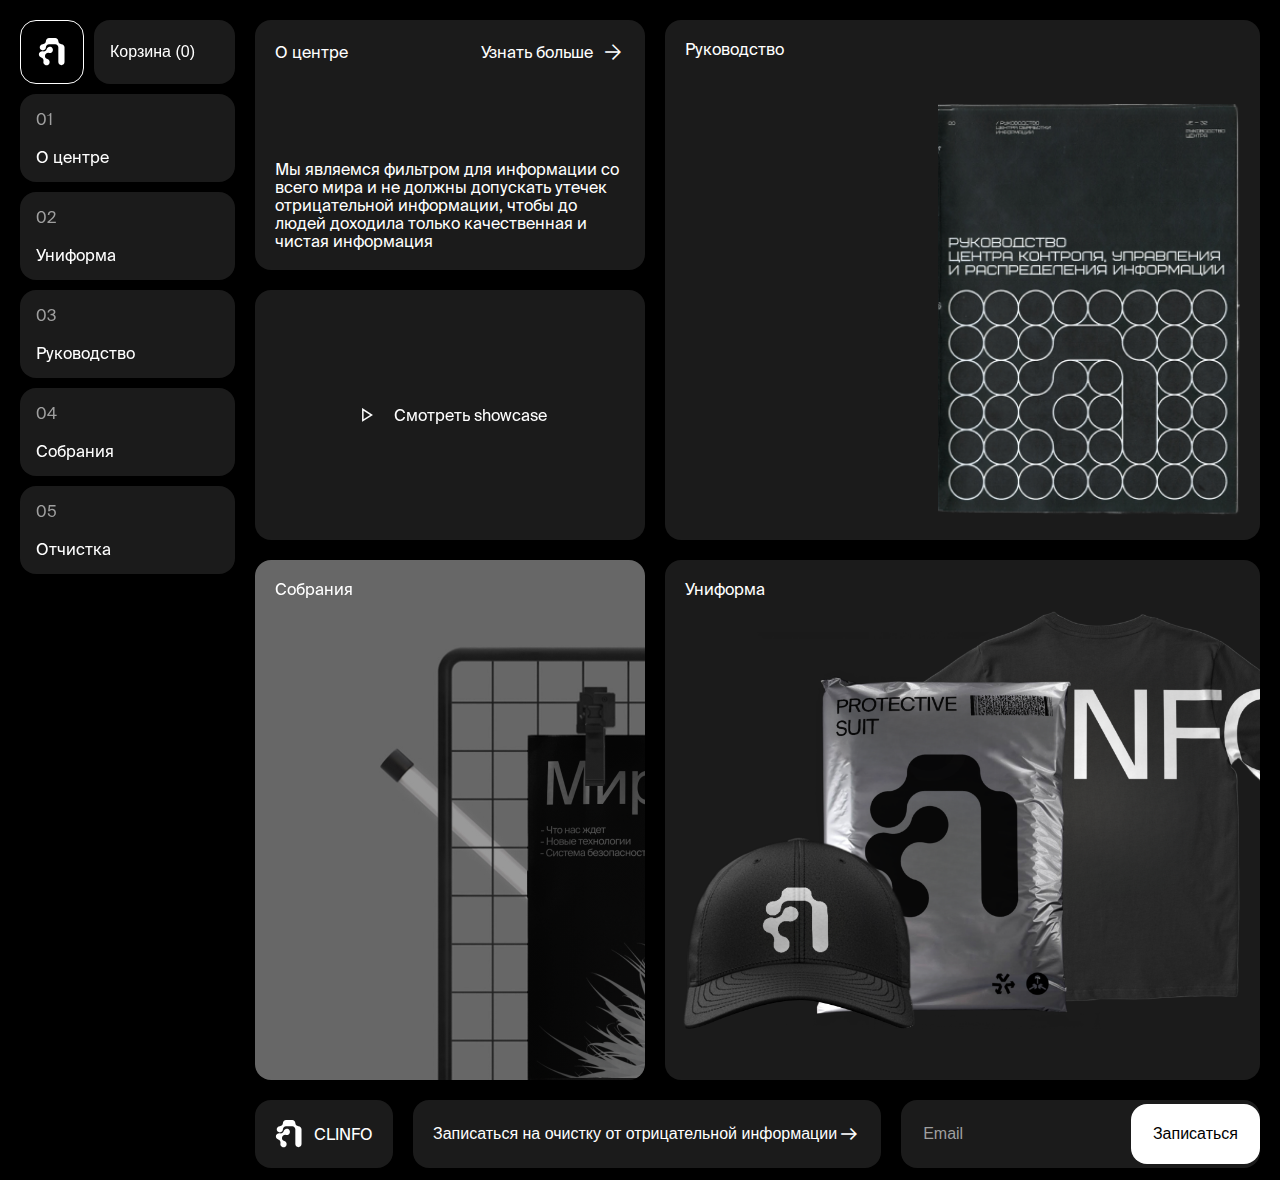
<file: index.html>
<!doctype html>
<html>
  <head>
    <link
      rel="stylesheet"
      href="https://fonts.googleapis.com/css2?family=Material+Symbols+Outlined:opsz,wght,FILL,GRAD@20..48,100..700,0..1,-50..200"
    />
    <meta charset="utf-8" />
    <meta name="viewport" content="width=device-width, initial-scale=1" />
    <link rel="stylesheet" href="css/style.css" />
    <script src="js/app.js"></script>
    <style>
      .material-symbols-outlined {
        font-variation-settings:
          "FILL" 0,
          "wght" 400,
          "GRAD" -25,
          "opsz" 48;
      }
    </style>
  </head>

  <body>
    <div class="modal-container modal-container-info" id="enroll-modal">
      <div class="modal-info">
        <h5 class="modal-info__heading">Готово, вы записались на очистку</h5>
        <span class="modal-info__text"
          >Желаете пройти процедуру сейчас или позднее?</span
        >
        <a
          class="modal-info__button now"
          target="_blank"
          rel="noopener noreferrer"
          href="https://ghuganiks.github.io/"
          >Сейчас</a
        >
        <button class="modal-info__button later">Позднее</button>
      </div>
    </div>
    <div class="modal-container modal-container-info" id="payment-modal">
      <div class="modal-info">
        <h5 class="modal-info__heading">Ваш заказ оплачен!</h5>
        <span class="modal-info__text"
          >Вы сможете забрать его на ресепшене в центре CLINFO</span
        >
        <button class="modal-info__button" id="payment-modal-close">
          Готово
        </button>
      </div>
    </div>
    <div class="modal-container modal-container-cart" id="cart-modal">
      <div class="cart modal">
        <div class="cart__header">
          <h5>Корзина</h5>
          <button class="cart__close" onclick="toggleCart();">Закрыть</button>
        </div>
        <div class="cart__items"></div>
        <div class="cart__footer">
          <div class="cart__summary">
            <span>Всего:</span
            ><span><span class="cart__total">0</span> IC</span>
          </div>
          <button onclick="pay();" class="cart__pay">Перейти к оплате</button>
          <span class="cart__description"
            >* Средства спишутся с вашего id сотрудника</span
          >
        </div>
      </div>
    </div>
    <div class="container" id="container">
      <div class="nav__container">
        <nav>
          <div class="nav__header">
            <a class="nav__logo" href="./">
              <img src="./images/logo.svg" alt="logo" />
            </a>
            <button onclick="toggleCart();" class="nav__cart" id="cart-button">
              Корзина (<span id="cart-quantity">0</span>)
            </button>
          </div>
          <ul class="nav__items">
            <li>
              <a class="nav__item" href="./about">
                <h5 class="nav__item_number">01</h5>
                О центре
              </a>
            </li>
            <li>
              <a class="nav__item" href="./merch">
                <h5 class="nav__item_number">02</h5>
                Униформа
              </a>
            </li>
            <li>
              <a class="nav__item" href="./faq">
                <h5 class="nav__item_number">03</h5>
                Руководство
              </a>
            </li>
            <li>
              <a class="nav__item" href="./meetings">
                <h5 class="nav__item_number">04</h5>
                Собрания
              </a>
            </li>
            <li>
              <a class="nav__item" href="./purging">
                <h5 class="nav__item_number">05</h5>
                Отчистка
              </a>
            </li>
          </ul>
        </nav>
        <div class="cart__container" id="cart-container">
          <div class="cart" id="cart">
            <div class="cart__header">
              <h5>Корзина</h5>
              <button class="cart__close" onclick="toggleCart();">
                Закрыть
              </button>
            </div>
            <div class="cart__items"></div>
            <div class="cart__footer">
              <div class="cart__summary">
                <span>Всего:</span
                ><span><span class="cart__total">0</span> IC</span>
              </div>
              <button onclick="pay();" class="cart__pay">
                Перейти к оплате
              </button>
              <span class="cart__description"
                >* Средства спишутся с вашего id сотрудника</span
              >
            </div>
          </div>
        </div>
      </div>
      <main>
        <div class="cards">
          <a class="card about" href="./about">
            <div class="card__header">
              <h5 class="card__heading">О центре</h5>
              <span class="card__more"
                >Узнать больше
                <span class="material-symbols-outlined">arrow_forward</span>
              </span>
            </div>
            <p>
              Мы являемся фильтром для информации со всего мира и не должны
              допускать утечек отрицательной информации, чтобы до людей доходила
              только качественная и чистая информация
            </p>
          </a>
          <a
            class="card showcase"
            href="https://youtu.be/QnTZX1u0dis"
            target="_blank"
            rel="noopener noreferrer"
          >
            <span class="material-symbols-outlined">play_arrow</span>
            Смотреть showcase
          </a>
          <a class="card faq" href="./faq">
            <div class="card__header">
              <h5 class="card__heading">Руководство</h5>
            </div>
            <image class="card__illustration faq" src="./images/faq.png" />
          </a>
          <a class="card meetings" href="./meetings">
            <div class="card__header">
              <h5 class="card__heading">Собрания</h5>
            </div>
          </a>
          <a class="card merch" href="./merch">
            <div class="card__header">
              <h5 class="card__heading">Униформа</h5>
            </div>
            <image class="card__illustration merch" src="./images/merch.png" />
          </a>
        </div>
      </main>
      <footer>
        <div class="footer__logo">
          <img src="./images/logo.svg" alt="logo" />
          CLINFO
        </div>
        <button class="footer__action">
          Записаться на очистку от отрицательной информации
          <span class="material-symbols-outlined footer__action_arrow">
            arrow_right_alt
          </span>
        </button>
        <div class="footer__input">
          <input placeholder="Email" />
          <button onclick="enroll();">Записаться</button>
        </div>
      </footer>
    </div>
  </body>
</html>
</file>
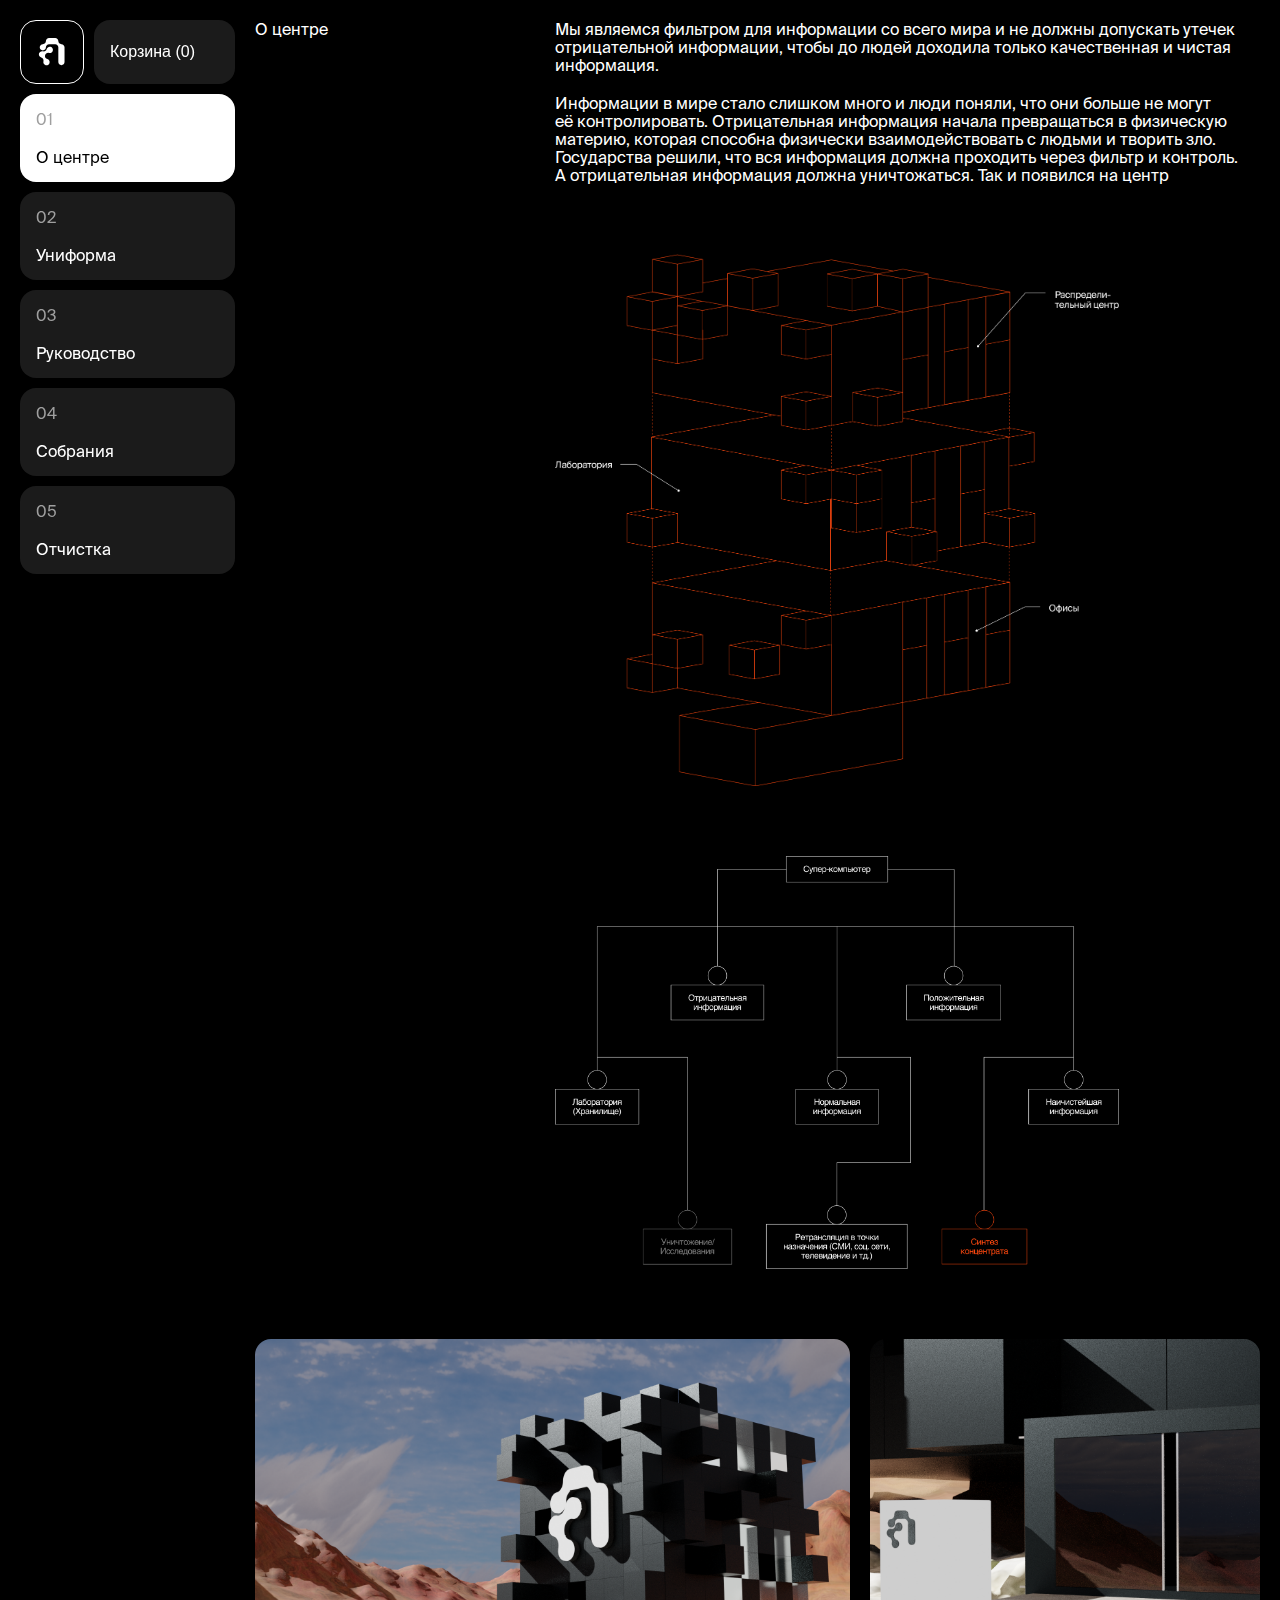
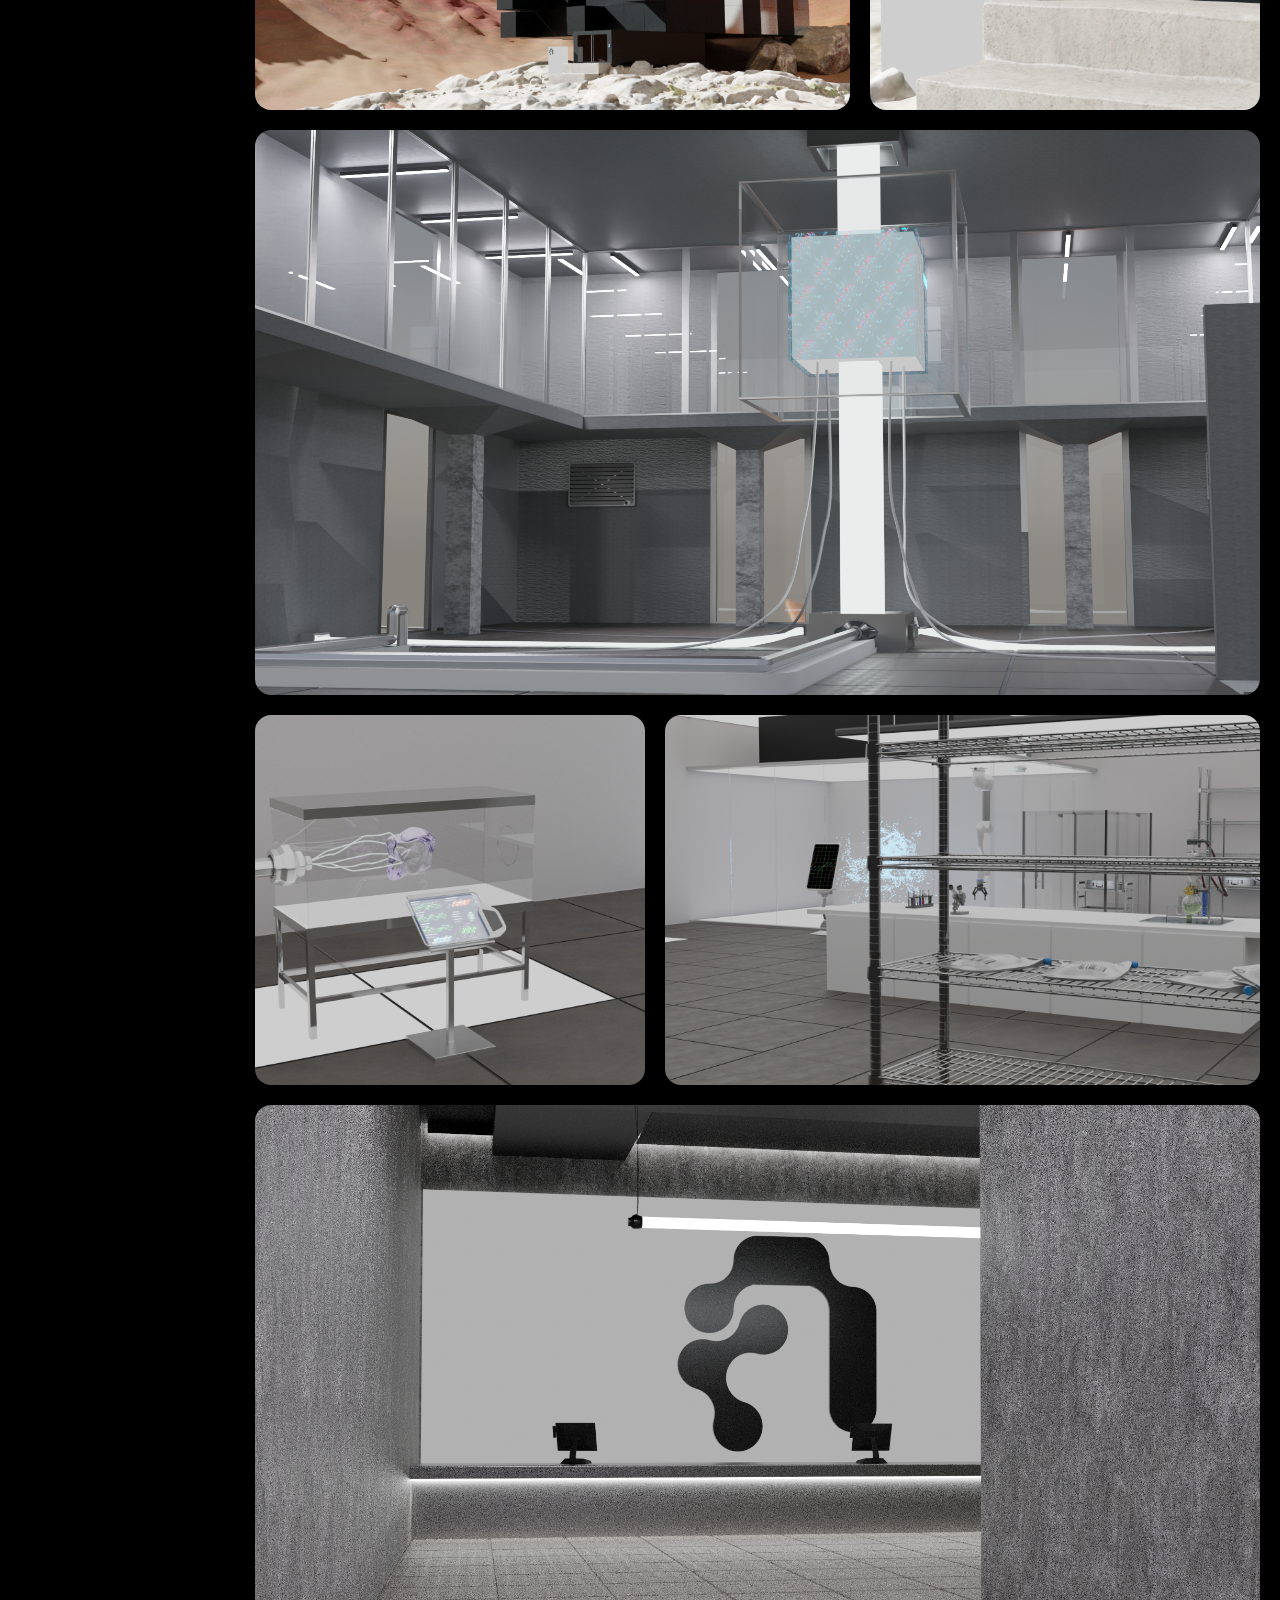
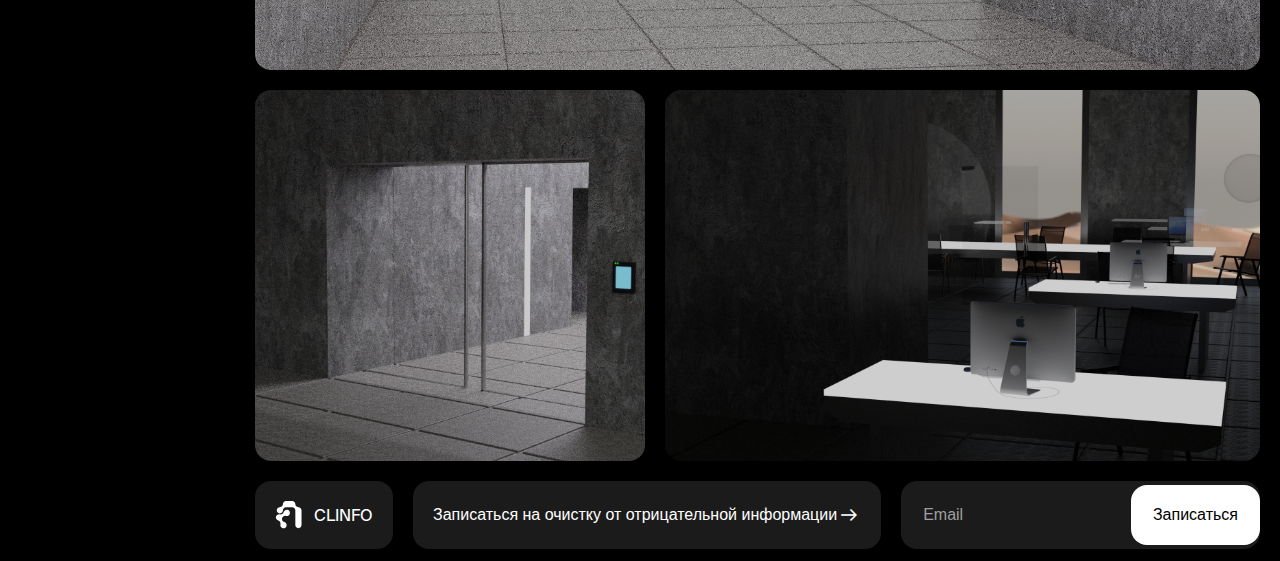
<file: about.html>
<!doctype html>
<html>
  <head>
    <link
      href="https://fonts.googleapis.com/css2?family=Material+Symbols+Outlined"
      rel="stylesheet"
    />
    <meta charset="utf-8" />
    <meta name="viewport" content="width=device-width, initial-scale=1" />
    <link rel="stylesheet" href="css/style.css" />
    <script src="js/app.js"></script>
    <style>
      .material-symbols-outlined {
        font-variation-settings:
          "FILL" 0,
          "wght" 400,
          "GRAD" -25,
          "opsz" 48;
      }
    </style>
  </head>

  <body>
    <div class="modal-container modal-container-info" id="enroll-modal">
      <div class="modal-info">
        <h5 class="modal-info__heading">Готово, вы записались на очистку</h5>
        <span class="modal-info__text"
          >Желаете пройти процедуру сейчас или позднее?</span
        >
        <a
          class="modal-info__button now"
          target="_blank"
          rel="noopener noreferrer"
          href="https://ghuganiks.github.io/"
          >Сейчас</a
        >
        <button class="modal-info__button later">Позднее</button>
      </div>
    </div>
    <div class="modal-container modal-container-info" id="payment-modal">
      <div class="modal-info">
        <h5 class="modal-info__heading">Ваш заказ оплачен!</h5>
        <span class="modal-info__text"
          >Вы сможете забрать его на ресепшене в центре CLINFO</span
        >
        <button class="modal-info__button" id="payment-modal-close">
          Готово
        </button>
      </div>
    </div>
    <div class="modal-container modal-container-cart" id="cart-modal">
      <div class="cart modal">
        <div class="cart__header">
          <h5>Корзина</h5>
          <button class="cart__close" onclick="toggleCart();">Закрыть</button>
        </div>
        <div class="cart__items"></div>
        <div class="cart__footer">
          <div class="cart__summary">
            <span>Всего:</span
            ><span><span class="cart__total">0</span> IC</span>
          </div>
          <button onclick="pay();" class="cart__pay">Перейти к оплате</button>
          <span class="cart__description"
            >* Средства спишутся с вашего id сотрудника</span
          >
        </div>
      </div>
    </div>
    <div class="container" id="container">
      <div class="nav__container">
        <nav>
          <div class="nav__header">
            <a class="nav__logo" href="./">
              <img src="./images/logo.svg" alt="logo" />
            </a>
            <button onclick="toggleCart();" class="nav__cart" id="cart-button">
              Корзина (<span id="cart-quantity">0</span>)
            </button>
          </div>
          <ul class="nav__items">
            <li>
              <a class="nav__item active" href="./about">
                <h5 class="nav__item_number">01</h5>
                О центре
              </a>
            </li>
            <li>
              <a class="nav__item" href="./merch">
                <h5 class="nav__item_number">02</h5>
                Униформа
              </a>
            </li>
            <li>
              <a class="nav__item" href="./faq">
                <h5 class="nav__item_number">03</h5>
                Руководство
              </a>
            </li>
            <li>
              <a class="nav__item" href="./meetings">
                <h5 class="nav__item_number">04</h5>
                Собрания
              </a>
            </li>
            <li>
              <a class="nav__item" href="./purging">
                <h5 class="nav__item_number">05</h5>
                Отчистка
              </a>
            </li>
          </ul>
        </nav>
        <div class="cart__container" id="cart-container">
          <div class="cart" id="cart">
            <div class="cart__header">
              <h5>Корзина</h5>
              <button class="cart__close" onclick="toggleCart();">
                Закрыть
              </button>
            </div>
            <div class="cart__items"></div>
            <div class="cart__footer">
              <div class="cart__summary">
                <span>Всего:</span
                ><span><span class="cart__total">0</span> IC</span>
              </div>
              <button onclick="pay();" class="cart__pay">
                Перейти к оплате
              </button>
              <span class="cart__description"
                >* Средства спишутся с вашего id сотрудника</span
              >
            </div>
          </div>
        </div>
      </div>
      <main>
        <div class="article__container">
          <h1 class="article__heading">О центре</h1>
          <section>
            <p>
              Мы являемся фильтром для информации со всего мира и не должны
              допускать утечек отрицательной информации, чтобы до людей доходила
              только качественная и чистая информация.
            </p>
            <p>
              Информации в мире стало слишком много и люди поняли,
              что они больше не могут её контролировать. Отрицательная
              информация начала превращаться в физическую материю, которая
              способна физически взаимодействовать с людьми и творить зло.
              Государства решили, что вся информация должна проходить
              через фильтр и контроль. А отрицательная информация должна
              уничтожаться. Так и появился на центр
            </p>
            <img
              class="about__building-plan"
              src="./images/about_building.png"
              alt="Building plan"
            />
            <img
              class="about__schema"
              src="./images/about_schema.png"
              alt="schema"
            />
          </section>
        </div>
        <div class="gallery">
          <img
            class="gallery__item gallery__item-1"
            src="./images/gallery/1.png"
            alt=""
          />
          <img
            class="gallery__item gallery__item-2"
            src="./images/gallery/2.png"
            alt=""
          />
          <img
            class="gallery__item gallery__item-3"
            src="./images/gallery/3.png"
            alt=""
          />
          <img
            class="gallery__item gallery__item-4"
            src="./images/gallery/4.png"
            alt=""
          />
          <img
            class="gallery__item gallery__item-5"
            src="./images/gallery/5.png"
            alt=""
          />
          <img
            class="gallery__item gallery__item-6"
            src="./images/gallery/6.png"
            alt=""
          />
          <img
            class="gallery__item gallery__item-7"
            src="./images/gallery/7.png"
            alt=""
          />
          <img
            class="gallery__item gallery__item-8"
            src="./images/gallery/8.png"
            alt=""
          />
        </div>
      </main>
      <footer>
        <div class="footer__logo">
          <img src="./images/logo.svg" alt="logo" />
          CLINFO
        </div>
        <button class="footer__action">
          Записаться на очистку от отрицательной информации
          <span class="material-symbols-outlined footer__action_arrow">
            arrow_right_alt
          </span>
        </button>
        <div class="footer__input">
          <input placeholder="Email" />
          <button onclick="enroll();">Записаться</button>
        </div>
      </footer>
    </div>
  </body>
</html>
</file>
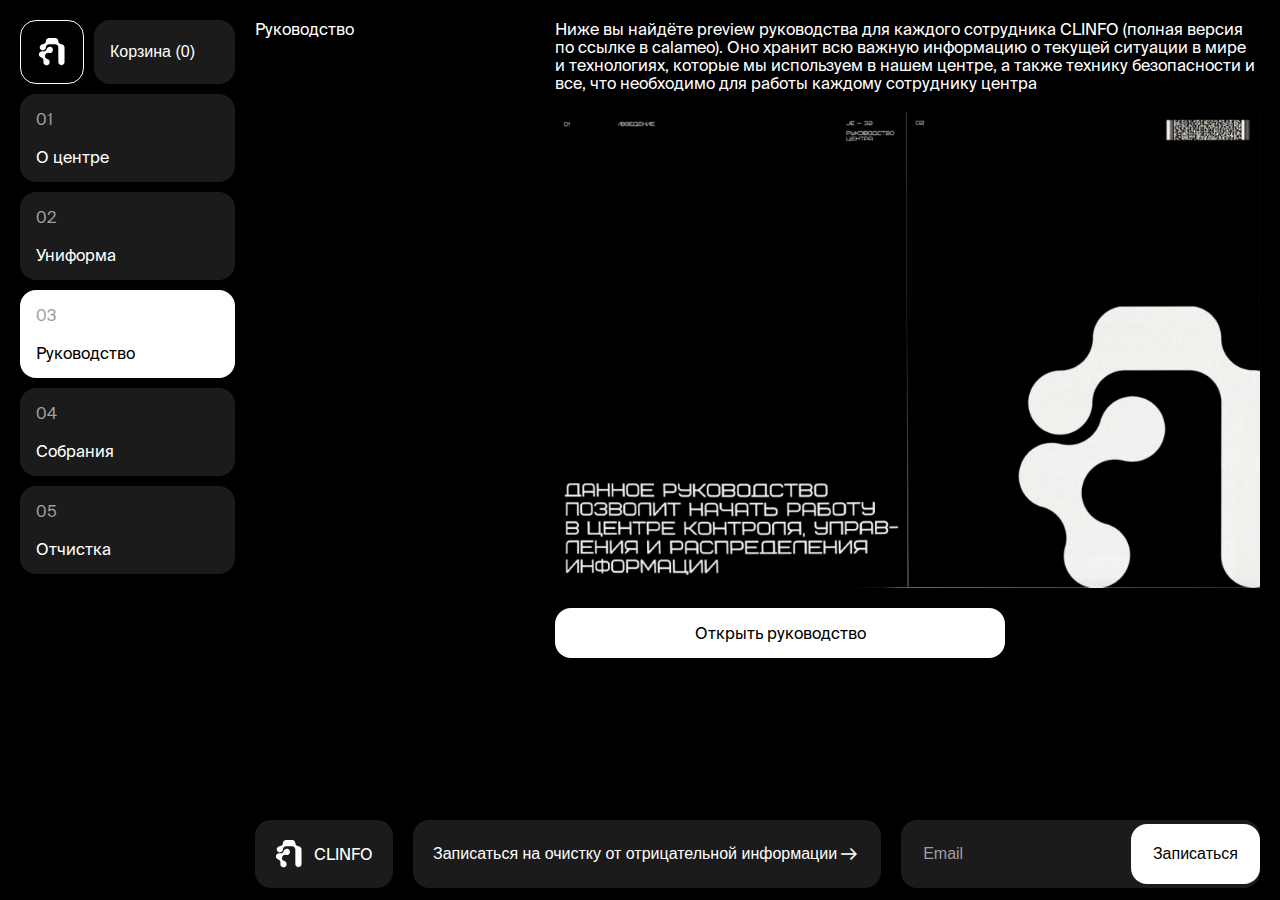
<file: faq.html>
<!doctype html>
<html>
  <head>
    <link
      rel="stylesheet"
      href="https://fonts.googleapis.com/css2?family=Material+Symbols+Outlined:opsz,wght,FILL,GRAD@20..48,100..700,0..1,-50..200"
    />
    <meta charset="utf-8" />
    <meta name="viewport" content="width=device-width, initial-scale=1" />
    <link rel="stylesheet" href="css/style.css" />
    <script src="js/app.js"></script>
    <style>
      .material-symbols-outlined {
        font-variation-settings:
          "FILL" 0,
          "wght" 400,
          "GRAD" -25,
          "opsz" 48;
      }
    </style>
  </head>

  <body>
    <div class="modal-container modal-container-info" id="enroll-modal">
      <div class="modal-info">
        <h5 class="modal-info__heading">Готово, вы записались на очистку</h5>
        <span class="modal-info__text"
          >Желаете пройти процедуру сейчас или позднее?</span
        >
        <a
          class="modal-info__button now"
          target="_blank"
          rel="noopener noreferrer"
          href="https://ghuganiks.github.io/"
          >Сейчас</a
        >
        <button class="modal-info__button later">Позднее</button>
      </div>
    </div>
    <div class="modal-container modal-container-info" id="payment-modal">
      <div class="modal-info">
        <h5 class="modal-info__heading">Ваш заказ оплачен!</h5>
        <span class="modal-info__text"
          >Вы сможете забрать его на ресепшене в центре CLINFO</span
        >
        <button class="modal-info__button" id="payment-modal-close">
          Готово
        </button>
      </div>
    </div>
    <div class="modal-container modal-container-cart" id="cart-modal">
      <div class="cart modal">
        <div class="cart__header">
          <h5>Корзина</h5>
          <button class="cart__close" onclick="toggleCart();">Закрыть</button>
        </div>
        <div class="cart__items"></div>
        <div class="cart__footer">
          <div class="cart__summary">
            <span>Всего:</span
            ><span><span class="cart__total">0</span> IC</span>
          </div>
          <button onclick="pay();" class="cart__pay">Перейти к оплате</button>
          <span class="cart__description"
            >* Средства спишутся с вашего id сотрудника</span
          >
        </div>
      </div>
    </div>
    <div class="container" id="container">
      <div class="nav__container">
        <nav>
          <div class="nav__header">
            <a class="nav__logo" href="./">
              <img src="./images/logo.svg" alt="logo" />
            </a>
            <button onclick="toggleCart();" class="nav__cart" id="cart-button">
              Корзина (<span id="cart-quantity">0</span>)
            </button>
          </div>
          <ul class="nav__items">
            <li>
              <a class="nav__item" href="./about">
                <h5 class="nav__item_number">01</h5>
                О центре
              </a>
            </li>
            <li>
              <a class="nav__item" href="./merch">
                <h5 class="nav__item_number">02</h5>
                Униформа
              </a>
            </li>
            <li>
              <a class="nav__item active" href="./faq">
                <h5 class="nav__item_number">03</h5>
                Руководство
              </a>
            </li>
            <li>
              <a class="nav__item" href="./meetings">
                <h5 class="nav__item_number">04</h5>
                Собрания
              </a>
            </li>
            <li>
              <a class="nav__item" href="./purging">
                <h5 class="nav__item_number">05</h5>
                Отчистка
              </a>
            </li>
          </ul>
        </nav>
        <div class="cart__container" id="cart-container">
          <div class="cart" id="cart">
            <div class="cart__header">
              <h5>Корзина</h5>
              <button class="cart__close" onclick="toggleCart();">
                Закрыть
              </button>
            </div>
            <div class="cart__items"></div>
            <div class="cart__footer">
              <div class="cart__summary">
                <span>Всего:</span
                ><span><span class="cart__total">0</span> IC</span>
              </div>
              <button onclick="pay();" class="cart__pay">
                Перейти к оплате
              </button>
              <span class="cart__description"
                >* Средства спишутся с вашего id сотрудника</span
              >
            </div>
          </div>
        </div>
      </div>
      <main>
        <div class="article__container">
          <h1 class="article__heading">Руководство</h1>
          <section>
            <p>
              Ниже вы найдёте preview руководства для каждого сотрудника CLINFO
              (полная версия по ссылке в calameo). Оно хранит всю важную
              информацию о текущей ситуации в мире и технологиях, которые мы
              используем в нашем центре, а также технику безопасности и все, что
              необходимо для работы каждому сотруднику центра
            </p>
            <img
              onclick="changeBookletImage();"
              class="faq__booklet"
              id="booklet"
              src="./images/booklet/1.png"
              alt="Booklet"
            />
            <a
              class="faq__open"
              href="https://www.calameo.com/read/007630740af3f84167dba"
              target="_blank"
              rel="noopener noreferrer"
            >
              Открыть руководство
            </a>
          </section>
        </div>
      </main>
      <footer>
        <div class="footer__logo">
          <img src="./images/logo.svg" alt="logo" />
          CLINFO
        </div>
        <button class="footer__action">
          Записаться на очистку от отрицательной информации
          <span class="material-symbols-outlined footer__action_arrow">
            arrow_right_alt
          </span>
        </button>
        <div class="footer__input">
          <input placeholder="Email" />
          <button onclick="enroll();">Записаться</button>
        </div>
      </footer>
    </div>
  </body>
</html>
</file>
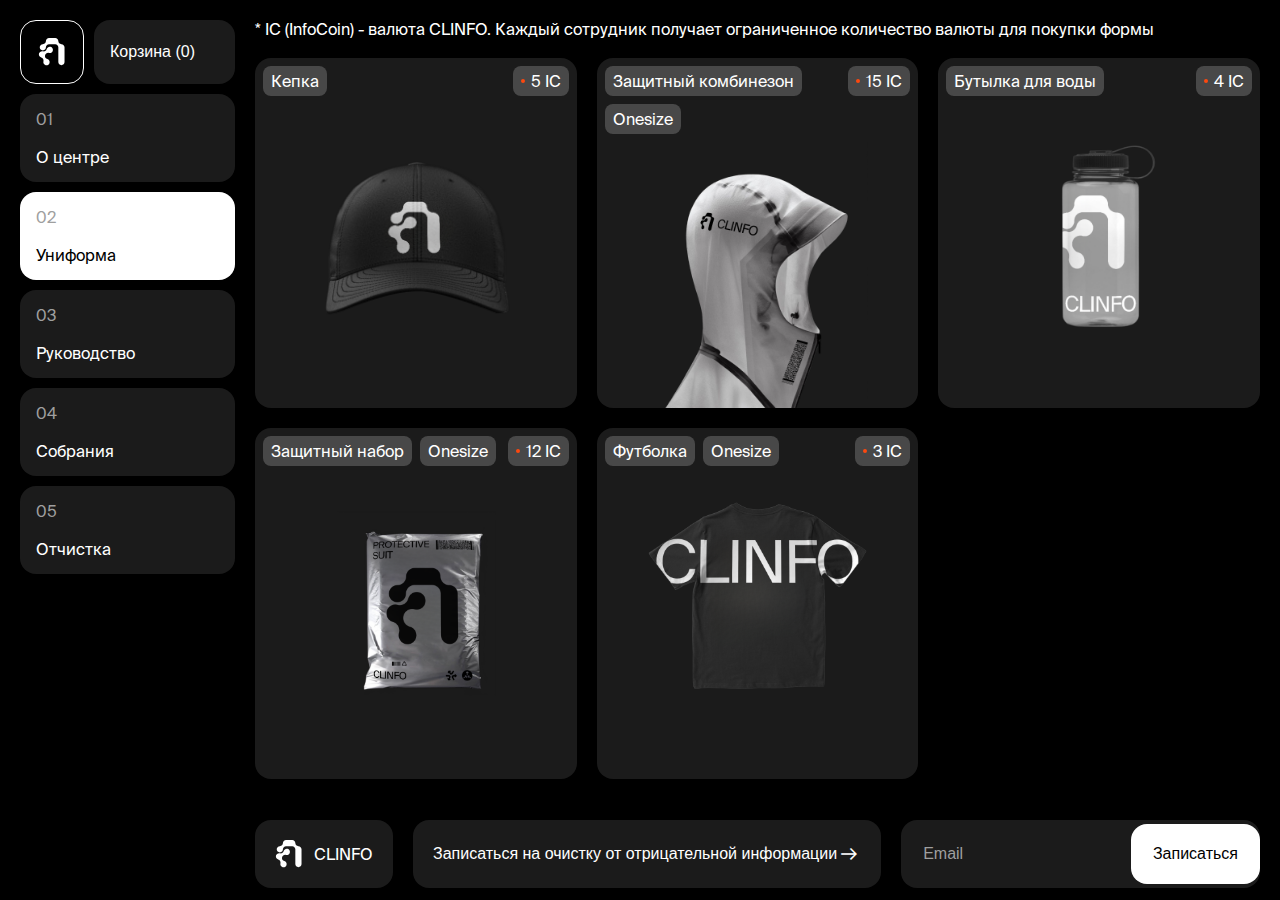
<file: merch.html>
<!doctype html>
<html>
  <head>
    <link
      rel="stylesheet"
      href="https://fonts.googleapis.com/css2?family=Material+Symbols+Outlined:opsz,wght,FILL,GRAD@20..48,100..700,0..1,-50..200"
    />
    <meta charset="utf-8" />
    <meta name="viewport" content="width=device-width, initial-scale=1" />
    <link rel="stylesheet" href="css/style.css" />
    <script src="js/app.js"></script>
    <style>
      .material-symbols-outlined {
        font-variation-settings:
          "FILL" 0,
          "wght" 400,
          "GRAD" -25,
          "opsz" 48;
      }
    </style>
  </head>

  <body>
    <div class="modal-container modal-container-info" id="enroll-modal">
      <div class="modal-info">
        <h5 class="modal-info__heading">Готово, вы записались на очистку</h5>
        <span class="modal-info__text"
          >Желаете пройти процедуру сейчас или позднее?</span
        >
        <a
          class="modal-info__button now"
          target="_blank"
          rel="noopener noreferrer"
          href="https://ghuganiks.github.io/"
          >Сейчас</a
        >
        <button class="modal-info__button later">Позднее</button>
      </div>
    </div>
    <div class="modal-container modal-container-info" id="payment-modal">
      <div class="modal-info">
        <h5 class="modal-info__heading">Ваш заказ оплачен!</h5>
        <span class="modal-info__text"
          >Вы сможете забрать его на ресепшене в центре CLINFO</span
        >
        <button class="modal-info__button" id="payment-modal-close">
          Готово
        </button>
      </div>
    </div>
    <div class="modal-container modal-container-cart" id="cart-modal">
      <div class="cart modal">
        <div class="cart__header">
          <h5>Корзина</h5>
          <button class="cart__close" onclick="toggleCart();">Закрыть</button>
        </div>
        <div class="cart__items"></div>
        <div class="cart__footer">
          <div class="cart__summary">
            <span>Всего:</span
            ><span><span class="cart__total">0</span> IC</span>
          </div>
          <button onclick="pay();" class="cart__pay">Перейти к оплате</button>
          <span class="cart__description"
            >* Средства спишутся с вашего id сотрудника</span
          >
        </div>
      </div>
    </div>
    <div class="container" id="container">
      <main>
        <p class="products__description">
          * IC (InfoCoin) - валюта CLINFO. Каждый сотрудник получает
          ограниченное количество валюты для покупки формы
        </p>
        <div class="products">
          <div class="product">
            <div class="product__header">
              <div class="product__tags">
                <div class="product__tag">Кепка</div>
              </div>
              <div class="product__price">
                <div class="product__ellipse"></div>
                5 IC
              </div>
            </div>
            <img
              class="product__illustration"
              src="./images/products/cap.png"
              alt="cap"
            />
            <button
              onclick="addNewToCart('Кепка', [], 5);"
              class="product__button"
            >
              Купить
            </button>
          </div>
          <div class="product">
            <div class="product__header">
              <div class="product__tags">
                <div class="product__tag">Защитный комбинезон</div>
                <div class="product__tag">Onesize</div>
              </div>
              <div class="product__price">
                <div class="product__ellipse"></div>
                15 IC
              </div>
            </div>
            <img
              class="product__illustration coat"
              src="./images/products/coat.png"
              alt="coat"
            />
            <button
              onclick="addNewToCart('Защитный комбинезон', ['Onesize'], 15);"
              class="product__button"
            >
              Купить
            </button>
          </div>
          <div class="product">
            <div class="product__header">
              <div class="product__tags">
                <div class="product__tag">Бутылка для воды</div>
              </div>
              <div class="product__price">
                <div class="product__ellipse"></div>
                4 IC
              </div>
            </div>
            <img
              class="product__illustration"
              src="./images/products/bottle.png"
              alt="bottle"
            />
            <button
              class="product__button"
              onclick="addNewToCart('Бутылка для воды', [], 4);"
            >
              Купить
            </button>
          </div>
          <div class="product">
            <div class="product__header">
              <div class="product__tags">
                <div class="product__tag">Защитный набор</div>
                <div class="product__tag">Onesize</div>
              </div>
              <div class="product__price">
                <div class="product__ellipse"></div>
                12 IC
              </div>
            </div>
            <img
              class="product__illustration suit"
              src="./images/products/suit.png"
              alt="protective suit"
            />
            <button
              onclick="addNewToCart('Защитный набор', ['Onesize'], 12);"
              class="product__button"
            >
              Купить
            </button>
          </div>
          <div class="product">
            <div class="product__header">
              <div class="product__tags">
                <div class="product__tag">Футболка</div>
                <div class="product__tag">Onesize</div>
              </div>
              <div class="product__price">
                <div class="product__ellipse"></div>
                3 IC
              </div>
            </div>
            <img
              class="product__illustration tshirt"
              src="./images/products/tshirt.png"
              alt="T-shirt"
            />
            <button
              onclick="addNewToCart('Футболка', ['Onesize'], 3);"
              class="product__button"
            >
              Купить
            </button>
          </div>
        </div>
      </main>
      <footer>
        <div class="footer__logo">
          <img src="./images/logo.svg" alt="logo" />
          CLINFO
        </div>
        <button class="footer__action">
          Записаться на очистку от отрицательной информации
          <span class="material-symbols-outlined footer__action_arrow">
            arrow_right_alt
          </span>
        </button>
        <div class="footer__input">
          <input placeholder="Email" />
          <button onclick="enroll();">Записаться</button>
        </div>
      </footer>
      <div class="nav__container">
        <nav>
          <div class="nav__header">
            <a class="nav__logo" href="./">
              <img src="./images/logo.svg" alt="logo" />
            </a>
            <button onclick="toggleCart();" class="nav__cart" id="cart-button">
              Корзина (<span id="cart-quantity">0</span>)
            </button>
          </div>
          <ul class="nav__items">
            <li>
              <a class="nav__item" href="./about">
                <h5 class="nav__item_number">01</h5>
                О центре
              </a>
            </li>
            <li>
              <a class="nav__item active" href="./merch">
                <h5 class="nav__item_number">02</h5>
                Униформа
              </a>
            </li>
            <li>
              <a class="nav__item" href="./faq">
                <h5 class="nav__item_number">03</h5>
                Руководство
              </a>
            </li>
            <li>
              <a class="nav__item" href="./meetings">
                <h5 class="nav__item_number">04</h5>
                Собрания
              </a>
            </li>
            <li>
              <a class="nav__item" href="./purging">
                <h5 class="nav__item_number">05</h5>
                Отчистка
              </a>
            </li>
          </ul>
        </nav>
        <div class="cart__container" id="cart-container">
          <div class="cart" id="cart">
            <div class="cart__header">
              <h5>Корзина</h5>
              <button class="cart__close" onclick="toggleCart();">
                Закрыть
              </button>
            </div>
            <div class="cart__items"></div>
            <div class="cart__footer">
              <div class="cart__summary">
                <span>Всего:</span
                ><span><span class="cart__total">0</span> IC</span>
              </div>
              <button onclick="pay();" class="cart__pay">
                Перейти к оплате
              </button>
              <span class="cart__description"
                >* Средства спишутся с вашего id сотрудника</span
              >
            </div>
          </div>
        </div>
      </div>
    </div>
  </body>
</html>
</file>
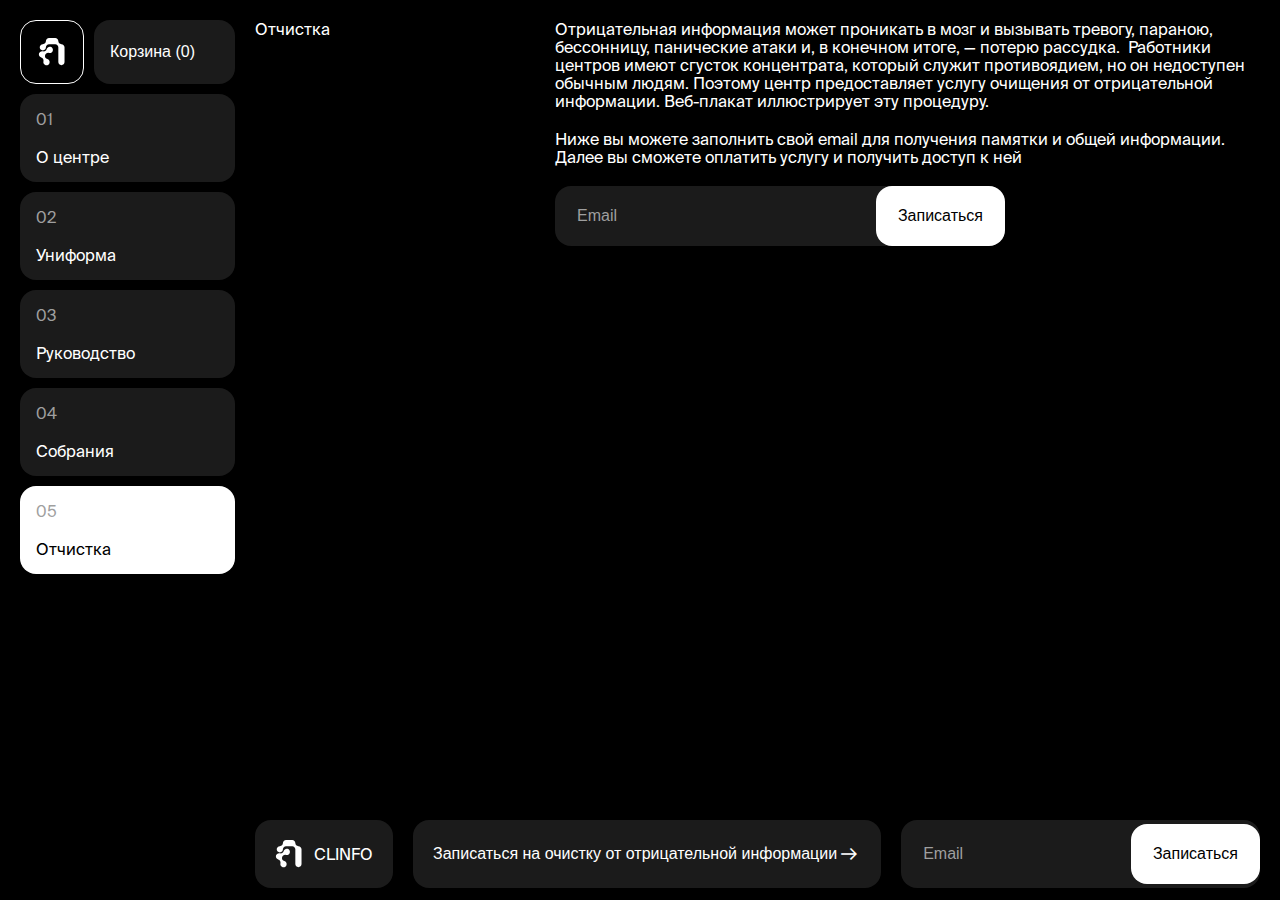
<file: purging.html>
<!doctype html>
<html>
  <head>
    <link
      rel="stylesheet"
      href="https://fonts.googleapis.com/css2?family=Material+Symbols+Outlined:opsz,wght,FILL,GRAD@20..48,100..700,0..1,-50..200"
    />
    <meta charset="utf-8" />
    <meta name="viewport" content="width=device-width, initial-scale=1" />
    <link rel="stylesheet" href="css/style.css" />
    <script src="js/app.js"></script>
    <style>
      .material-symbols-outlined {
        font-variation-settings:
          "FILL" 0,
          "wght" 400,
          "GRAD" -25,
          "opsz" 48;
      }
    </style>
  </head>

  <body>
    <div class="modal-container modal-container-info" id="enroll-modal">
      <div class="modal-info">
        <h5 class="modal-info__heading">Готово, вы записались на очистку</h5>
        <span class="modal-info__text"
          >Желаете пройти процедуру сейчас или позднее?</span
        >
        <a
          class="modal-info__button now"
          target="_blank"
          rel="noopener noreferrer"
          href="https://ghuganiks.github.io/"
          >Сейчас</a
        >
        <button class="modal-info__button later">Позднее</button>
      </div>
    </div>
    <div class="modal-container modal-container-info" id="payment-modal">
      <div class="modal-info">
        <h5 class="modal-info__heading">Ваш заказ оплачен!</h5>
        <span class="modal-info__text"
          >Вы сможете забрать его на ресепшене в центре CLINFO</span
        >
        <button class="modal-info__button" id="payment-modal-close">
          Готово
        </button>
      </div>
    </div>
    <div class="modal-container modal-container-cart" id="cart-modal">
      <div class="cart modal">
        <div class="cart__header">
          <h5>Корзина</h5>
          <button class="cart__close" onclick="toggleCart();">Закрыть</button>
        </div>
        <div class="cart__items"></div>
        <div class="cart__footer">
          <div class="cart__summary">
            <span>Всего:</span
            ><span><span class="cart__total">0</span> IC</span>
          </div>
          <button onclick="pay();" class="cart__pay">Перейти к оплате</button>
          <span class="cart__description"
            >* Средства спишутся с вашего id сотрудника</span
          >
        </div>
      </div>
    </div>
    <div class="container" id="container">
      <div class="nav__container">
        <nav>
          <div class="nav__header">
            <a class="nav__logo" href="./">
              <img src="./images/logo.svg" alt="logo" />
            </a>
            <button onclick="toggleCart();" class="nav__cart" id="cart-button">
              Корзина (<span id="cart-quantity">0</span>)
            </button>
          </div>
          <ul class="nav__items">
            <li>
              <a class="nav__item" href="./about">
                <h5 class="nav__item_number">01</h5>
                О центре
              </a>
            </li>
            <li>
              <a class="nav__item" href="./merch">
                <h5 class="nav__item_number">02</h5>
                Униформа
              </a>
            </li>
            <li>
              <a class="nav__item" href="./faq">
                <h5 class="nav__item_number">03</h5>
                Руководство
              </a>
            </li>
            <li>
              <a class="nav__item" href="./meetings">
                <h5 class="nav__item_number">04</h5>
                Собрания
              </a>
            </li>
            <li>
              <a class="nav__item active" href="./purging">
                <h5 class="nav__item_number">05</h5>
                Отчистка
              </a>
            </li>
          </ul>
        </nav>
        <div class="cart__container" id="cart-container">
          <div class="cart" id="cart">
            <div class="cart__header">
              <h5>Корзина</h5>
              <button class="cart__close" onclick="toggleCart();">
                Закрыть
              </button>
            </div>
            <div class="cart__items"></div>
            <div class="cart__footer">
              <div class="cart__summary">
                <span>Всего:</span
                ><span><span class="cart__total">0</span> IC</span>
              </div>
              <button onclick="pay();" class="cart__pay">
                Перейти к оплате
              </button>
              <span class="cart__description"
                >* Средства спишутся с вашего id сотрудника</span
              >
            </div>
          </div>
        </div>
      </div>
      <main>
        <div class="article__container">
          <h1 class="article__heading">Отчистка</h1>
          <section>
            <p>
              Отрицательная информация может проникать в мозг и вызывать
              тревогу, параною, бессонницу, панические атаки и, в конечном
              итоге, — потерю рассудка.  Работники центров имеют сгусток
              концентрата, который служит противоядием, но он недоступен обычным
              людям. Поэтому центр предоставляет услугу очищения от
              отрицательной информации. Веб-плакат иллюстрирует эту процедуру.
            </p>
            <p>
              Ниже вы можете заполнить свой email для получения памятки и общей
              информации. Далее вы сможете оплатить услугу и получить доступ к
              ней
            </p>
            <div class="footer__input purging__input">
              <input placeholder="Email" />
              <button onclick="enroll();">Записаться</button>
            </div>
          </section>
        </div>
      </main>
      <footer>
        <div class="footer__logo">
          <img src="./images/logo.svg" alt="logo" />
          CLINFO
        </div>
        <button class="footer__action">
          Записаться на очистку от отрицательной информации
          <span class="material-symbols-outlined footer__action_arrow">
            arrow_right_alt
          </span>
        </button>
        <div class="footer__input">
          <input placeholder="Email" />
          <button onclick="enroll();">Записаться</button>
        </div>
      </footer>
    </div>
  </body>
</html>
</file>
<file: css/style.css>
:root {
  --background: #000;
  --foreground: #fff;
  --surface: #1b1b1b;
  --surface-high: #2e2e2e;
  --surface-highest: rgba(255, 255, 255, 0.2);
  --inverse-surface-highest: rgba(0, 0, 0, 0.2);
  --surface-hover: #3e3e3e;
  --on-surface: ##fff;
  --on-surface-variant: #9f9f9f;
  --outline: #5f5f5f;
  --hover-animation: all 0.1s ease-in-out;
  --red: #fd480f;
  --gap: 20px;
}

@font-face {
  font-family: "SuisseIntl";
  src: url("../fonts/SuisseIntl-Regular.otf");
}

@property --darken-color {
  syntax: "<color>";
  initial-value: rgba(0, 0, 0, 0.4);
  inherits: false;
}

.material-symbols-outlined {
  font-variation-settings:
    "FILL" 0,
    "wght" 700,
    "GRAD" -25,
    "opsz" 48;
}

* {
  box-sizing: border-box;
}

h1,
h2,
h3,
h5,
h6,
a,
p,
button,
input {
  text-decoration: none;
  margin: 0;
  padding: 0;
  font-size: 1em;
  font-weight: 400;
  color: var(--foreground);
}

button {
  border: none;
  cursor: pointer;
}

ul {
  padding: 0;
  margin: 0;
}

body {
  font-family: "SuisseIntl";
  margin: 0;
  background: var(--background);
  color: var(--foreground);
  font-size: 16px;
  overflow-x: clip;
}

.modal-container {
  z-index: 2;
  position: fixed;
  background-color: rgba(0, 0, 0, 0.4);
  display: flex;
  align-items: center;
  justify-content: center;
  opacity: 0;
  top: 0;
  left: 0;
  height: 100dvh;
  width: 100dvw;
  transition: opacity 0.3s ease;
  pointer-events: none;
  backdrop-filter: blur(10px);
}
.modal-container-cart {
  align-items: start;
}
.modal-container-info {
  z-index: 3;
}

.modal-container.shown {
  opacity: 1;
  pointer-events: auto;
}

.modal {
  max-height: 90dvh;
  max-width: 90dvw;
  border-radius: 16px;
}

.modal-container-poster {
  z-index: 11;
}

.modal-info {
  margin: 0 20px;
  display: flex;
  flex-direction: column;
  background: var(--surface);
  padding: 20px;
  border-radius: 16px;
}
.modal-info__heading {
  margin-bottom: 12px;
  color: var(--red);
}

.modal-info__text {
  margin-bottom: 56px;
}
.modal-info__button {
  display: flex;
  align-items: center;
  justify-content: center;
  height: 50px;
  border-radius: 16px;
  color: var(--background);
  background: var(--foreground);
}
.modal-info__button:hover {
  color: var(--foreground);
  background: var(--surface-hover);
}

.modal-info__button.now {
  margin-bottom: 10px;
}
.modal-info__button.later {
  color: var(--foreground);
  background: var(--surface-high);
}
.modal-info__button.later:hover {
  color: var(--foreground);
  background: var(--surface-hover);
}

.container {
  min-height: 100dvh;
  width: 100%;
  padding: 20px;
  display: grid;
  grid-template-columns: auto 1fr;
  grid-template-rows: 1fr 60px;
  gap: var(--gap);
  transition: width 0.6s ease-in-out;
}

main {
  display: flex;
  flex-direction: column;
  gap: var(--gap);
  grid-area: 1 / 2 / 2 / 3;
}

.nav__container {
  display: flex;
  gap: 0px;
  grid-area: 1 / 1 / 3 / 2;
}

nav {
  height: min-content;
  flex: 0;
  min-width: 215px;
  top: 20px;
  position: sticky;
}

footer {
  margin-top: auto;
  grid-area: 2 / 2 / 3 / 3;
}

.nav__header {
  display: flex;
  gap: 10px;
  margin-bottom: 10px;
}

.nav__logo {
  height: 64px;
  width: 64px;
  border: 1px solid var(--foreground);
  display: flex;
  align-items: center;
  justify-content: center;
  border-radius: 16px;
}

.nav__cart {
  display: flex;
  align-items: center;
  padding: 16px;
  background: var(--surface);
  border-radius: 16px;
  flex: 1;
}

.nav__cart.active {
  background: var(--foreground);
  color: var(--background);
}

.cart__container {
  overflow: hidden;
  width: 0px;
  height: min-content;
  transition: all 0.6s ease-in-out;
  top: 20px;
  position: sticky;
}

.cart {
  opacity: 0;
  margin-left: 20px;
  padding: 20px;
  display: flex;
  flex-direction: column;
  height: calc(100dvh - 40px);
  background: var(--surface);
  border-radius: 16px;
  transition: all 0.6s ease-in-out;
  width: 450px;
  transform: translateX(-120%);
}

.cart.modal {
  border: 1px solid var(--outline);
  min-height: calc(100dvh - 170px);
  margin: 24px 10px;
  opacity: 1;
  transform: none;
  width: 100%;
}

.cart.shown {
  opacity: 1;
  transform: translateX(0);
}

.cart__container.shown {
  width: 470px;
}

.cart__header {
  display: flex;
  justify-content: space-between;
  margin-bottom: 24px;
}

.cart__close {
  background: none;
  color: var(--foreground);
}

.cart__items {
  display: flex;
  flex-direction: column;
  gap: 8px;
}

.cart__item {
  align-items: center;
  display: flex;
  height: 64px;
  padding: 0 16px;
  border-radius: 16px;
  background: var(--surface-high);
  transition: var(--hover-animation);
}

.cart__item:hover {
  background: var(--foreground);
  color: var(--background);
}
.cart__item:hover .cart__item_tag {
  background: var(--inverse-surface-highest);
  color: var(--background);
}

.cart__item_tags {
  margin-left: 16px;
  display: flex;
  gap: 8px;
}

.cart__item_tag {
  border-radius: 8px;
  padding: 6px 8px;
  font-size: 12px;
  background: var(--surface-highest);
  color: var(--foreground);
  transition: var(--hover-animation);
}
.cart__item_price {
  margin-left: auto;
}
.cart__item_delete {
  display: flex;
  align-items: center;
  background: none;
  color: var(--background);
  transition: var(--hover-animation);
  transform: scale(0);
}
.cart__item_delete.shown {
  margin-left: 16px;
  transform: scale(1);
}

.cart__footer {
  display: flex;
  flex-direction: column;
  margin-top: auto;
}

.cart__summary {
  display: flex;
  justify-content: space-between;
  margin-bottom: 24px;
}

.cart__pay {
  height: 50px;
  border-radius: 16px;
  background: var(--foreground);
  color: var(--background);
  transition: var(--hover-animation);
  margin-bottom: 12px;
}

.cart__pay:hover {
  color: var(--foreground);
  background: var(--surface-hover);
}

.nav__items {
  display: flex;
  flex-direction: column;
  gap: 10px;
}

.nav__items > li {
  list-style-type: none;
}

.nav__item {
  cursor: pointer;
  display: flex;
  flex-direction: column;
  gap: var(--gap);
  padding: 16px;
  border-radius: 16px;
  text-decoration: none;
  background: var(--surface);
  color: var(--on-surface);
  transition: var(--hover-animation);
}

.nav__item:hover {
  background: var(--surface-hover);
  color: var(--on-surface);
}

.nav__item_number {
  color: var(--on-surface-variant);
}
.nav__item.active {
  background: var(--foreground);
  color: var(--background);
}

footer {
  display: flex;
  gap: var(--gap);
}

footer > * {
  background: var(--surface);
}

.footer__logo,
.footer__action,
.footer__input {
  text-align: center;
  min-height: 60px;
  white-space: nowrap;
  display: flex;
  align-items: center;
  border-radius: 16px;
  color: #fff;
}

.footer__logo {
  padding: 20px;
  gap: 10px;
  align-items: center;
  justify-content: center;
}

.footer__action {
  padding: 20px;
  justify-content: space-between;
}

.footer__action,
.footer__input {
  flex: 1;
}

.footer__input > input {
  height: 60px;
  background: none;
  border: none;
  width: 100%;
  padding-left: 22px;
  margin-right: 20px;
  color: var(--foreground);
}
.footer__input > input::placeholder {
  color: var(--on-surface-variant);
}

.footer__input > button {
  height: 60px;
  padding: 0 22px;
  border-radius: 16px;
  background: var(--foreground);
  color: var(--background);
  border: none;
  transition: var(--hover-animation);
}
.footer__input > button:hover {
  color: var(--foreground);
  background: var(--surface-hover);
}

.cards {
  width: 100%;
  display: grid;
  grid-template-columns: repeat(5, 1fr);
  grid-template-rows: 1fr 1fr 1fr 1fr;
  gap: var(--gap);
}

.card {
  min-height: 250px;
  padding: 20px;
  border-radius: 16px;
  background: var(--surface);
  display: flex;
  flex-direction: column;
  justify-content: space-between;
  position: relative;
  overflow: clip;
  transition: var(--hover-animation);
}

.card:hover {
  background: var(--surface-hover);
}

.card__header {
  display: flex;
  align-items: center;
  justify-content: space-between;
  margin-bottom: 20px;
}
.card__more {
  display: flex;
  gap: 8px;
  align-items: center;
}
.card__illustration {
  position: absolute;
}
.card__illustration.faq {
  bottom: 20px;
  right: 20px;
  height: 80%;
}
.card__illustration.merch {
  left: 50%;
  top: 50%;
  transform: translate(-50%, -50%);
  height: 90%;
}
.card.about {
  grid-area: 1 / 1 / 2 / 3;
}
.card.showcase {
  grid-area: 2 / 1 / 3 / 3;
  display: flex;
  flex-direction: row;
  gap: 16px;
  align-items: center;
  justify-content: center;
}
.card.faq {
  grid-area: 1 / 3 / 3 / 6;
}
.card.meetings {
  transition: --darken-color 0.1s ease-in-out;
  background: linear-gradient(var(--darken-color), var(--darken-color)),
    url("../images/meetings.png");
  background-size: cover;
  grid-area: 3 / 1 / 5 / 3;
}
.card.meetings:hover {
  --darken-color: rgba(0, 0, 0, 0.2);
}
.card.merch {
  grid-area: 3 / 3 / 5 / 6;
}

.article__heading {
  margin-bottom: 20px;
  min-width: 300px;
}

.article__container {
  display: flex;
}

section {
  display: flex;
  flex-direction: column;
  gap: var(--gap);
}

section > p,
products__description {
  max-width: 700px;
}

.about__building-plan {
  width: 80%;
  margin-top: 50px;
}
.about__schema {
  width: 80%;
  margin: 50px 0px;
}

.gallery {
  display: grid;
  grid-template-columns: repeat(5, 1fr);
  grid-template-rows: repeat(12, 1fr);
  gap: var(--gap);
}
.gallery__item {
  border-radius: 16px;
  width: 100%;
  height: 100%;
  object-fit: cover;
}
.gallery__item-1 {
  grid-area: 1 / 1 / 3 / 4;
}
.gallery__item-2 {
  grid-area: 1 / 4 / 3 / 6;
}
.gallery__item-3 {
  grid-area: 3 / 1 / 6 / 6;
}
.gallery__item-4 {
  grid-area: 6 / 1 / 8 / 3;
}
.gallery__item-5 {
  grid-area: 6 / 3 / 8 / 6;
}
.gallery__item-6 {
  grid-area: 8 / 1 / 11 / 6;
}
.gallery__item-7 {
  grid-area: 11 / 1 / 13 / 3;
}
.gallery__item-8 {
  grid-area: 11 / 3 / 13 / 6;
}

.products {
  display: grid;
  align-items: center;
  grid-template-columns: repeat(auto-fit, minmax(320px, 1fr));
  gap: var(--gap);
}

.product,
.planning__card {
  width: 100%;
  overflow: clip;
  background: var(--surface);
  color: var(--on-surface);
  border-radius: 16px;
  position: relative;
}

.product::after,
.planning_card::after {
  content: "";
  display: inline-block;
  width: 1px;
  height: 0;
  padding-bottom: 80%;
}

.planning__card {
  min-height: 500px;
}

.product__header,
.planning__card_header {
  height: 90px;
  align-items: start;
  z-index: 10;
  padding: 8px;
  display: flex;
  justify-content: space-between;
}

.product__tags,
.planning__card_tags {
  flex-wrap: wrap;
  display: flex;
  gap: 8px;
}

.product__tag,
.product__price,
.planning__card_tag,
.planning__card_date {
  white-space: nowrap;
  padding: 6px 8px;
  border-radius: 8px;
  background: var(--surface-highest);
}

.product__price,
.planning__card_date {
  align-items: center;
  display: flex;
  gap: 6px;
}

.product__ellipse,
.planning__card_ellipse {
  background: var(--red);
  height: 4px;
  width: 4px;
  border-radius: 100%;
}
.product__illustration {
  position: absolute;
  width: 100%;
  top: 50%;
  left: 50%;
  transform: translate(-50%, -50%);
}

.product__illustration.suit,
.product__illustration.coat,
.product__illustration.tshirt {
  position: absolute;
  width: 50%;
  top: 50%;
  left: 50%;
  transform: translate(-50%, -50%);
}

.product__illustration.coat {
  width: 70%;
  top: unset;
  bottom: 0;
  transform: translate(-50%, 0%);
}
.product__illustration.tshirt {
  width: 70%;
}

.product__button {
  opacity: 0;
  border-radius: 16px;
  height: 50px;
  position: absolute;
  bottom: 8px;
  left: 8px;
  right: 8px;
  background: var(--foreground);
  color: var(--background);
  transition:
    var(--hover-animation),
    opacity 0.2s ease-in-out;
}

.product__button.shown {
  opacity: 1;
}

.product__button:hover {
  background: var(--surface-hover);
  color: var(--on-surface);
}

.faq__booklet {
  width: 100%;
}

.faq__open {
  background: var(--foreground);
  color: var(--background);
  max-width: 450px;
  padding: 16px 32px;
  border-radius: 16px;
  display: flex;
  align-items: center;
  justify-content: center;
  transition: var(--hover-animation);
}

.faq__open:hover {
  background: var(--surface-hover);
  color: var(--on-surface);
}

.planning {
  display: grid;
  grid-template-columns: repeat(7, 1fr);
  grid-template-rows: 1fr;
  gap: var(--gap);
}

.planning__card.yearly {
  grid-area: 1 / 1 / 2 / 4;
  background: linear-gradient(var(--darken-color), var(--darken-color)),
    url("../images/meetings_yearly.png");
  background-size: cover;
  transition: --darken-color 0.1s ease-in-out;
}
.planning__card.yearly:hover {
  --darken-color: rgba(0, 0, 0, 0.2);
}

.planning__card.quartal {
  grid-area: 1 / 4 / 2 / 8;
  background: linear-gradient(var(--darken-color), var(--darken-color)),
    url("../images/meetings_quartal.png");
  background-size: cover;
  transition: --darken-color 0.1s ease-in-out;
}
.planning__card.quartal:hover {
  --darken-color: rgba(0, 0, 0, 0.2);
}

.posters {
  display: grid;
  gap: var(--gap);
  grid-template-columns: repeat(auto-fit, minmax(160px, 1fr));
}

.poster {
  overflow: clip;
  border-radius: 16px;
}

.poster > img {
  width: 100%;
  height: 100%;
}

.purging__input {
  background: var(--surface);
  min-height: 60px;
  max-width: 450px;
}

@media all and (max-width: 1200px) {
  footer {
    flex-direction: column;
  }
  .footer__action_arrow {
    margin-left: 30px;
    transform: rotate(90deg);
  }

  .planning {
    display: flex;
    flex-direction: column;
  }

  .article__container {
    flex-direction: column;
  }

  .about__building-plan {
    width: 100%;
  }
  .about__schema {
    width: 100%;
  }
}
@media all and (max-width: 1024px) {
  .cards {
    display: flex;
    flex-direction: column;
  }
}

@media all and (max-width: 800px) {
  .container {
    margin-bottom: 126px;
  }
  nav {
    background: #000;
    border: 1px solid var(--outline);
    border-radius: 12px 12px 0px 0px;
    position: fixed;
    bottom: 0;
    top: unset;
    width: 100%;
    overflow-y: hidden;
    overflow-x: scroll;
    padding-top: 14px;
    padding-bottom: 32px;
    left: 0;
    z-index: 10;
  }

  nav > * {
    white-space: nowrap;
  }

  .nav__container {
    margin-bottom: -10px;
    height: 0px;
  }

  nav,
  .nav__items {
    display: flex;
    flex-direction: row;
  }

  .nav__header {
    margin-bottom: 0px;
    margin-right: 10px;
    margin-left: 10px;
  }

  .nav__logo {
    height: 78px;
    width: 78px;
  }
  .nav__container {
    display: block;
  }

  .nav__items {
    margin-right: 10px;
  }
  .nav__item {
    gap: 6px;
    min-width: 150px;
  }

  .container {
    display: flex;
    flex-direction: column;
  }

  .footer__action {
    text-align: left;
    white-space: normal;
  }

  .gallery {
    display: flex;
    flex-direction: column;
  }

  .purging__input {
    max-width: unset;
  }
}

@media all and (max-width: 480px) {
  :root {
    --gap: 10px;
  }
  .container {
    padding: 24px 10px;
  }
}
</file>
